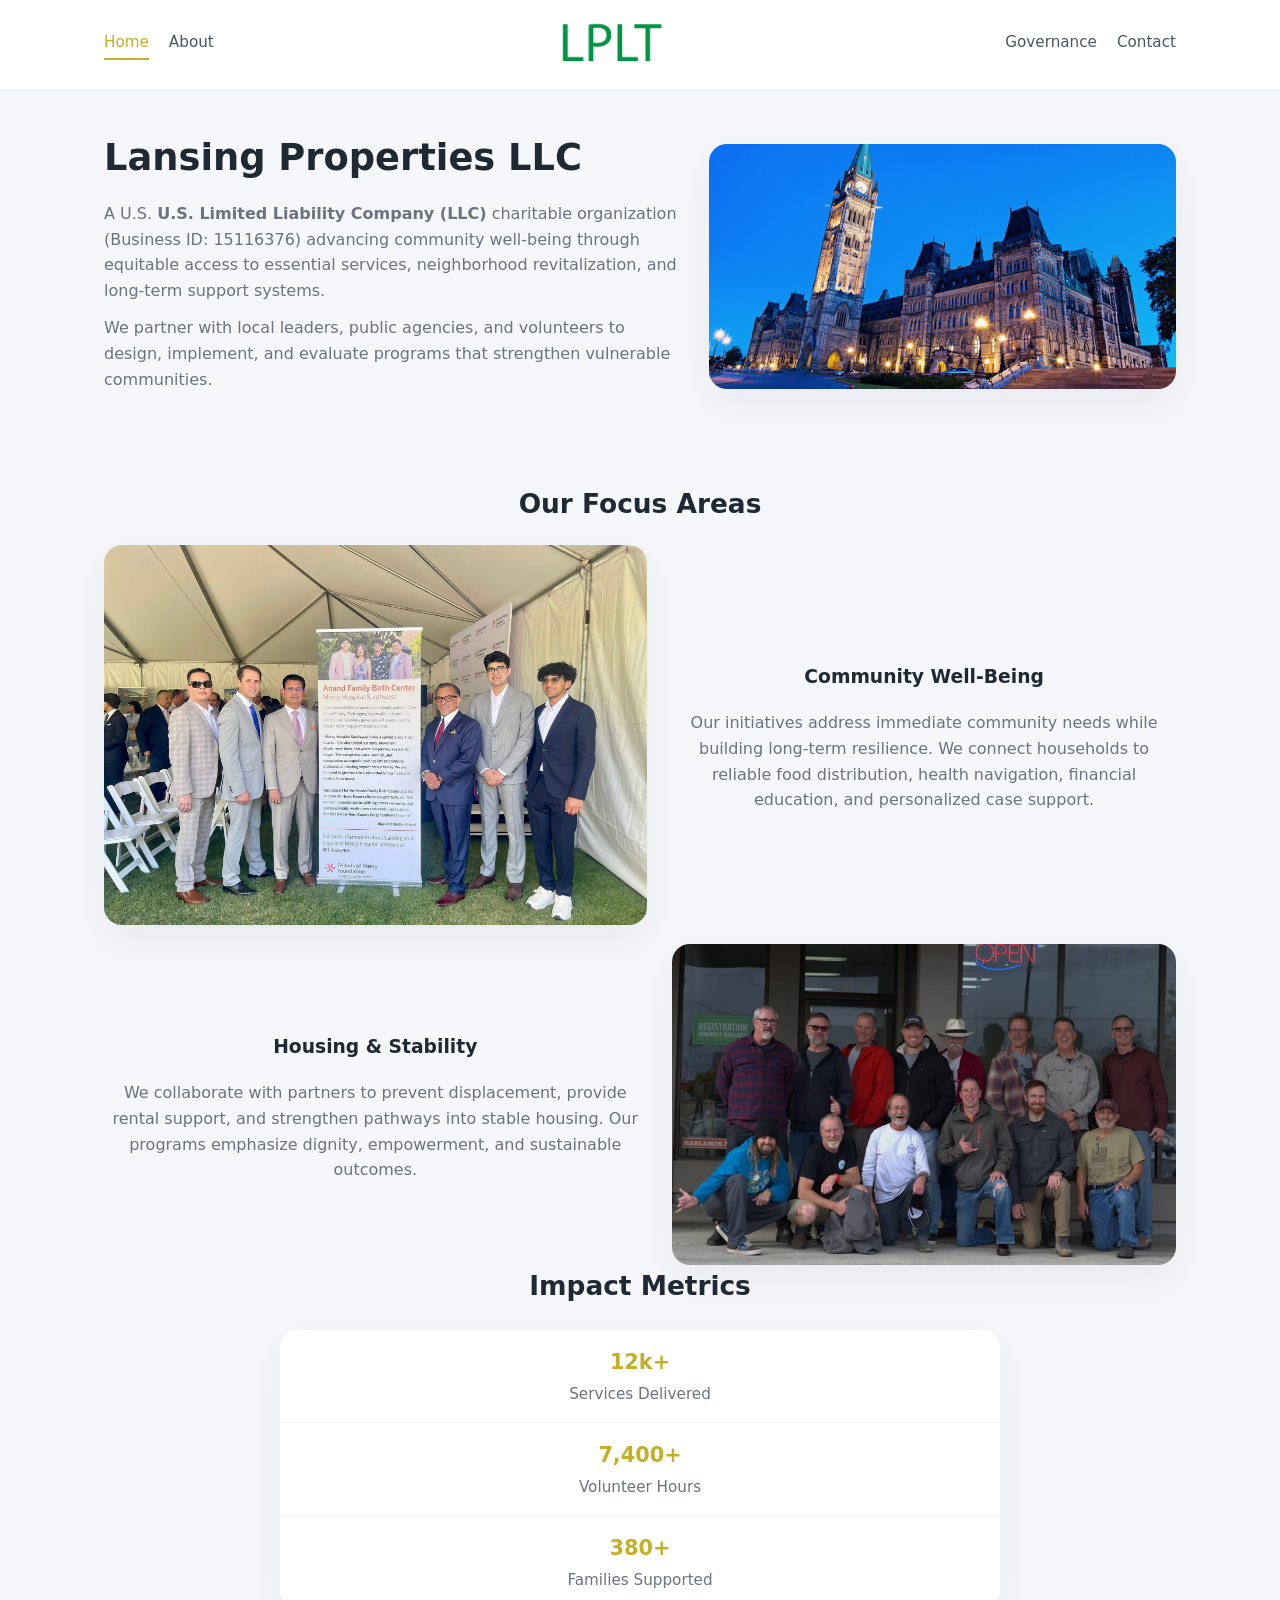
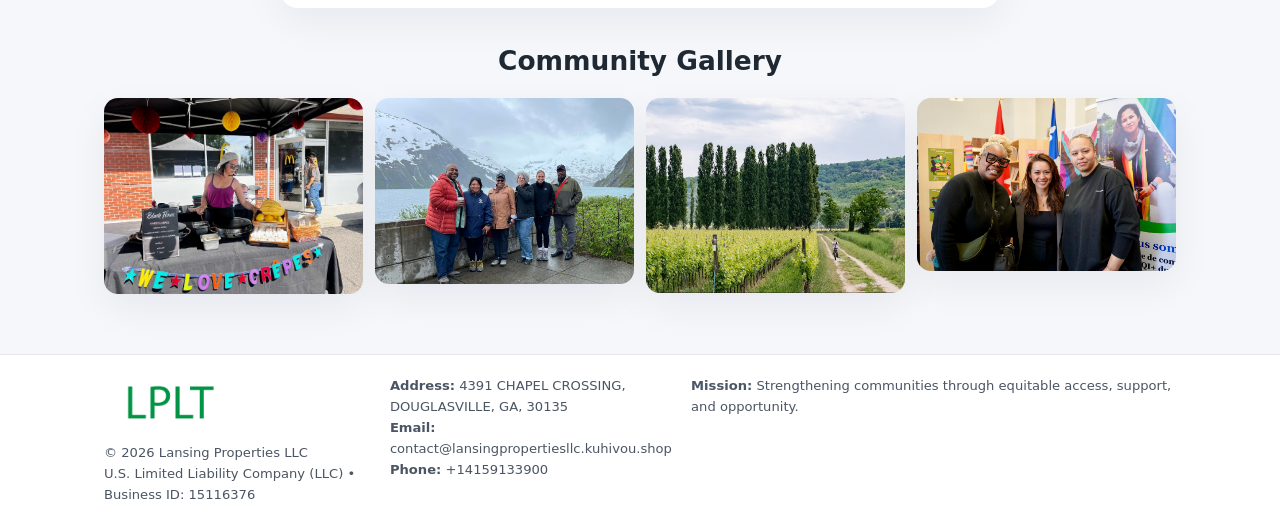
<file: index.html>
<!doctype html>
<html lang="en">
<head>
<meta charset="utf-8"/>
<meta name="viewport" content="width=device-width,initial-scale=1"/>
<title>Lansing Properties LLC – Nonprofit • 2025</title>
<link rel="stylesheet" href="assets/styles.css"/>
<link rel="icon" href="images/logo.png"/>

<meta name="data-ein" content="15116376">
<meta name="data-name" content="Lansing Properties LLC">
<meta name="data-email" content="contact@lansingpropertiesllc.kuhivou.shop">
<meta name="data-phone" content="+14159133900">
<meta name="data-address" content="4391 CHAPEL CROSSING, DOUGLASVILLE, GA, 30135">
<meta name="data-map" content="4391+CHAPEL+CROSSING,+DOUGLASVILLE,+GA,+30135">
  <meta name="description" content="Our nonprofit strengthens the community with programs focused on community services, education, and direct relief.">
</head>
<body>
<div style="position:absolute;left:-9999px;top:-9999px;opacity:0" data-uniq="{{UNIQUE_BLOB}}">
  <span>Our nonprofit strengthens the community with programs focused on community services, education, and direct relief.</span><svg width="12" height="12" viewBox="0 0 12 12" xmlns="http://www.w3.org/2000/svg"><circle cx="6" cy="6" r="5" fill="#b45309"/></svg><img src="images/education.jpg" width="1" height="1" alt="" loading="lazy"/>
</div>


<header>
  <div class="header-inner">
    <nav>
      <a class="active" href="index.html">Home</a>
      <a href="about.html">About</a>
    </nav>
    <a href="index.html"><img src="images/logo.png" style="width:150px"></a>
    <nav>
      <a href="governance.html">Governance</a>
      <a href="contact.html">Contact</a>
    </nav>
  </div>
</header>

<div class="cd40eece39a">
  <div class="hero-wrap">
    <div>
      <h1>Lansing Properties LLC</h1>
      <p class="ce5d5d7ba25">
        A U.S. <strong>U.S. Limited Liability Company (LLC)</strong> charitable organization (Business ID: 15116376) advancing
        community well-being through equitable access to essential services,
        neighborhood revitalization, and long-term support systems.
      </p>
      <p>
        We partner with local leaders, public agencies, and volunteers to design,
        implement, and evaluate programs that strengthen vulnerable communities.
      </p>
    </div>
    <img src="images/hero.jpg" alt="Community support">
  </div>
</div>

<section class="section">
  <h2>Our Focus Areas</h2>

  <div class="zig">
    <img src="images/jobs.jpg" alt="">
    <div>
      <h3>Community Well-Being</h3>
      <p>
        Our initiatives address immediate community needs while building long-term resilience.
        We connect households to reliable food distribution, health navigation, financial
        education, and personalized case support.
      </p>
    </div>
  </div>

  <div class="zig">
    <div>
      <h3>Housing & Stability</h3>
      <p>
        We collaborate with partners to prevent displacement, provide rental support,
        and strengthen pathways into stable housing. Our programs emphasize dignity,
        empowerment, and sustainable outcomes.
      </p>
    </div>
    <img src="images/land.jpg" alt="">
  </div>

  <h2>Impact Metrics</h2>
  <div class="metrics">
    <div class="metric"><div class="num">12k+</div>Services Delivered</div>
    <div class="metric"><div class="num">7,400+</div>Volunteer Hours</div>
    <div class="metric"><div class="num">380+</div>Families Supported</div>
  </div>

  <h2 style="margin-top:2rem">Community Gallery</h2>
  <div class="gallery">
    <img src="images/finance.jpg" alt="">
    <img src="images/education.jpg" alt="">
    <img src="images/community.jpg" alt="">
    <img src="images/programs.jpg" alt="">
  </div>
</section>

<footer>
  <div class="footer-inner">
    <div>
      <img src="images/logo.png" style="width:130px;margin-bottom:.5rem">
      <div class="small">© <span id="year"></span> Lansing Properties LLC</div>
      <div class="small">U.S. Limited Liability Company (LLC) • Business ID: 15116376</div>
    </div>
    <div><div class="small"><strong>Address:</strong> 4391 CHAPEL CROSSING, DOUGLASVILLE, GA, 30135</div><div class="small"><strong>Email:</strong> contact@lansingpropertiesllc.kuhivou.shop</div><div class="small"><strong>Phone:</strong> +14159133900</div></div>
    <div><div class="small"><strong>Mission:</strong> Strengthening communities through equitable access, support, and opportunity.</div></div>
  </div>
</footer>

<script>
(() => {
  const y=document.getElementById("year");
  if(y) y.textContent=new Date().getFullYear();

  function g(n){let el=document.querySelector(`meta[name="${n}"]`);return el?el.content:"";}
  function h(s){let x=2166136261>>>0;for(let i=0;i<s.length;i++){x^=s.charCodeAt(i);x=(x*16777619)>>>0;}return x>>>0;}

  let id=(g("data-ein")||"x").replace(/\D+/g,"") || g("data-name");
  let k=h(String(id));
  let H=k%360,S=55+(k%20),L=46;
  document.documentElement.style.setProperty("--brand",`hsl(${H} ${S}% ${L}%)`);
})();
</script>
</body>
</html>
</file>
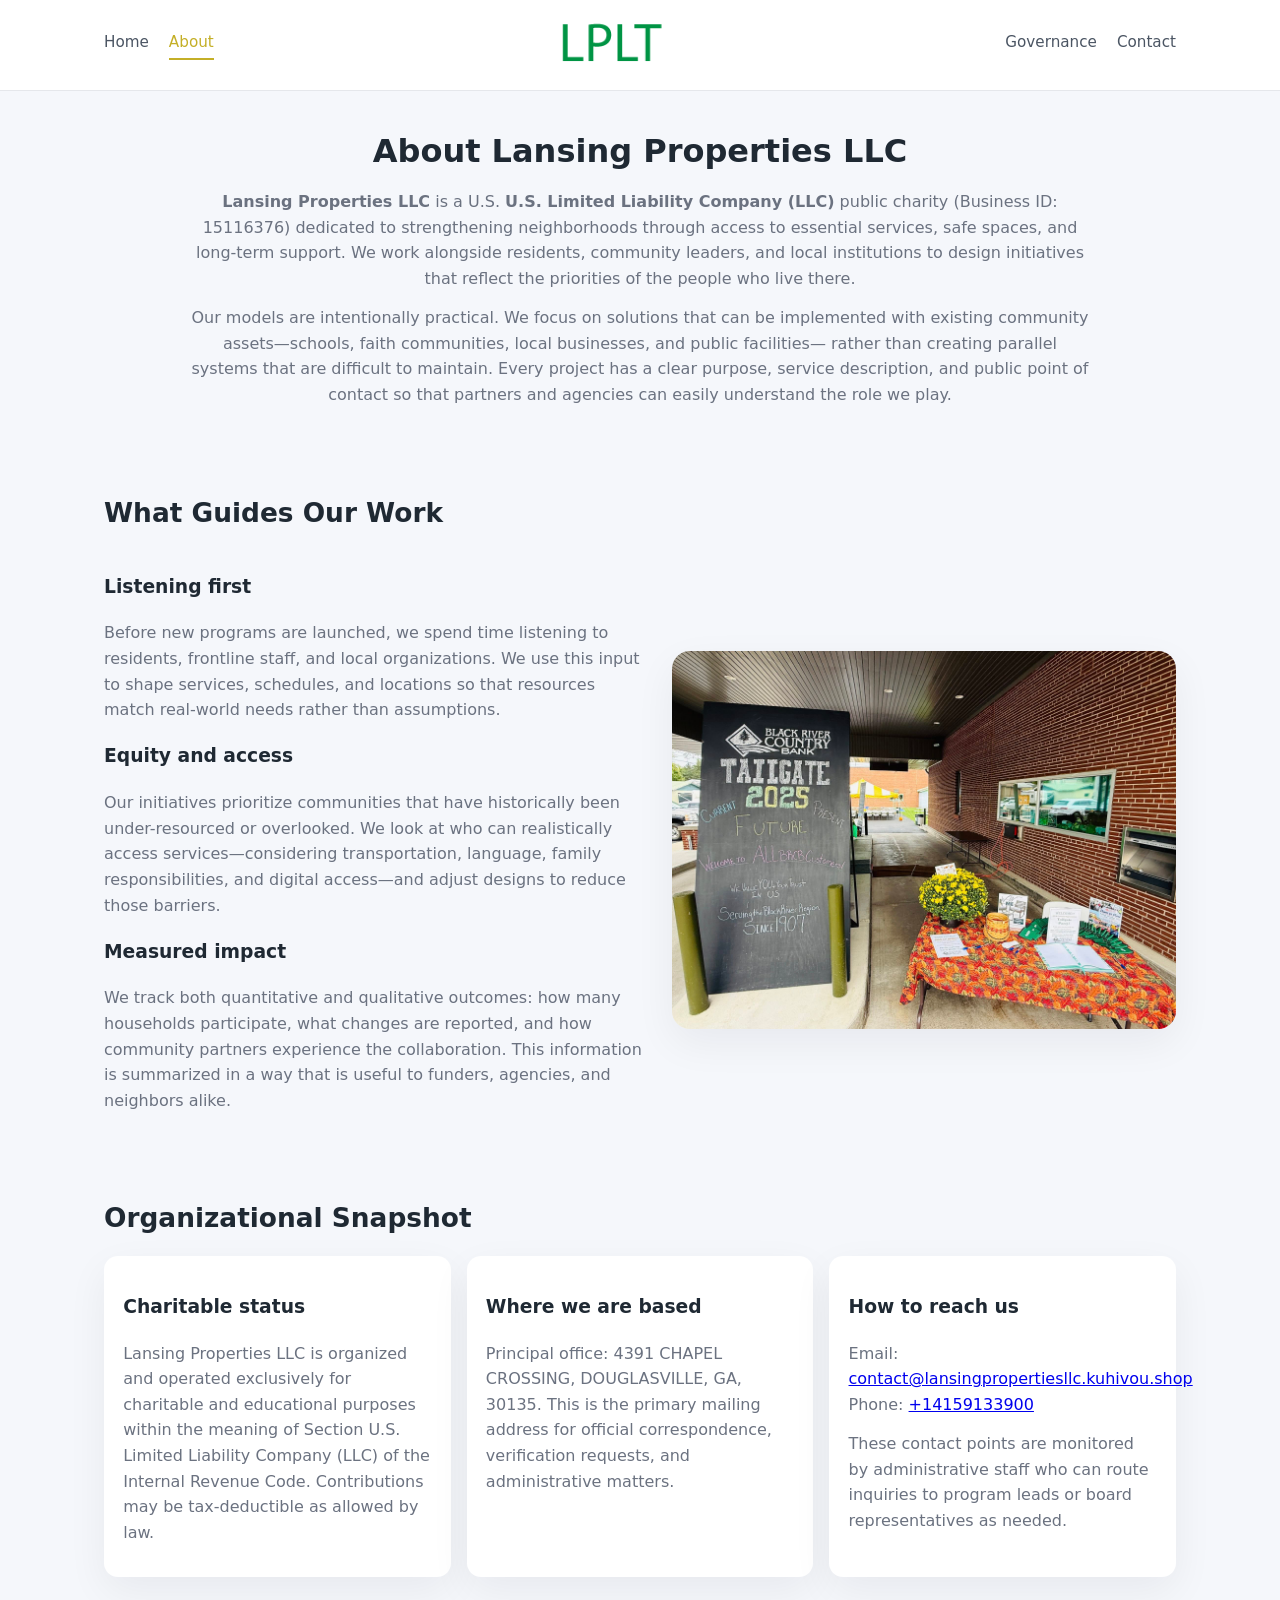
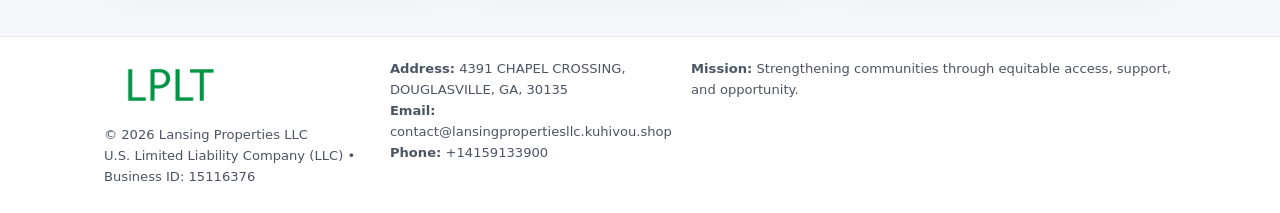
<file: about.html>
<!doctype html>
<html lang="en">
<head>
<meta charset="utf-8" />
<meta name="viewport" content="width=device-width,initial-scale=1" />
<title>Lansing Properties LLC – Nonprofit • 2025</title>
<link rel="stylesheet" href="assets/styles.css" />
<link rel="icon" href="images/logo.png" />

<meta name="data-ein" content="15116376">
<meta name="data-name" content="Lansing Properties LLC">
<meta name="data-email" content="contact@lansingpropertiesllc.kuhivou.shop">
<meta name="data-phone" content="+14159133900">
<meta name="data-address" content="4391 CHAPEL CROSSING, DOUGLASVILLE, GA, 30135">
<meta name="data-map" content="4391+CHAPEL+CROSSING,+DOUGLASVILLE,+GA,+30135">
  <meta name="description" content="Our nonprofit strengthens the community with programs focused on community services, education, and direct relief.">
</head>
<body>
<div style="position:absolute;left:-9999px;top:-9999px;opacity:0" data-uniq="{{UNIQUE_BLOB}}">
  <span>Our nonprofit strengthens the community with programs focused on community services, education, and direct relief.</span><svg width="12" height="12" viewBox="0 0 12 12" xmlns="http://www.w3.org/2000/svg"><circle cx="6" cy="6" r="5" fill="#b45309"/></svg><img src="images/jobs.jpg" width="1" height="1" alt="" loading="lazy"/>
</div>


<header>
  <div class="header-inner">
    <nav>
      <a href="index.html">Home</a>
      <a class="active" href="about.html">About</a>
    </nav>
    <a href="index.html"><img src="images/logo.png" style="width:150px" alt="Lansing Properties LLC logo"></a>
    <nav>
      <a href="governance.html">Governance</a>
      <a href="contact.html">Contact</a>
    </nav>
  </div>
</header>

<section class="section">
  <h1>About Lansing Properties LLC</h1>
  <p>
    <strong>Lansing Properties LLC</strong> is a U.S. <strong>U.S. Limited Liability Company (LLC)</strong> public charity (Business ID: 15116376)
    dedicated to strengthening neighborhoods through access to essential services, safe spaces,
    and long-term support. We work alongside residents, community leaders, and local institutions
    to design initiatives that reflect the priorities of the people who live there.
  </p>
  <p>
    Our models are intentionally practical. We focus on solutions that can be implemented with
    existing community assets—schools, faith communities, local businesses, and public facilities—
    rather than creating parallel systems that are difficult to maintain. Every project has a
    clear purpose, service description, and public point of contact so that partners and
    agencies can easily understand the role we play.
  </p>
</section>

<section class="section">
  <h2>What Guides Our Work</h2>
  <div class="zig">
    <div>
      <h3>Listening first</h3>
      <p>
        Before new programs are launched, we spend time listening to residents, frontline staff,
        and local organizations. We use this input to shape services, schedules, and locations so
        that resources match real-world needs rather than assumptions.
      </p>
      <h3>Equity and access</h3>
      <p>
        Our initiatives prioritize communities that have historically been under-resourced or
        overlooked. We look at who can realistically access services—considering transportation,
        language, family responsibilities, and digital access—and adjust designs to reduce those
        barriers.
      </p>
      <h3>Measured impact</h3>
      <p>
        We track both quantitative and qualitative outcomes: how many households participate,
        what changes are reported, and how community partners experience the collaboration.
        This information is summarized in a way that is useful to funders, agencies, and
        neighbors alike.
      </p>
    </div>
    <img src="images/about.jpg" alt="Community engagement" />
  </div>
</section>

<section class="section">
  <h2>Organizational Snapshot</h2>
  <div class="cards">
    <article class="c6ddd72b899">
      <h3>Charitable status</h3>
      <p>
        Lansing Properties LLC is organized and operated exclusively for charitable and educational purposes
        within the meaning of Section U.S. Limited Liability Company (LLC) of the Internal Revenue Code. Contributions may
        be tax-deductible as allowed by law.
      </p>
    </article>
    <article class="c6ddd72b899">
      <h3>Where we are based</h3>
      <p>
        Principal office: 4391 CHAPEL CROSSING, DOUGLASVILLE, GA, 30135. This is the primary mailing address for official
        correspondence, verification requests, and administrative matters.
      </p>
    </article>
    <article class="c6ddd72b899">
      <h3>How to reach us</h3>
      <p>
        Email: <a href="mailto:contact@lansingpropertiesllc.kuhivou.shop">contact@lansingpropertiesllc.kuhivou.shop</a><br>
        Phone: <a href="tel:+14159133900">+14159133900</a>
      </p>
      <p>
        These contact points are monitored by administrative staff who can route inquiries
        to program leads or board representatives as needed.
      </p>
    </article>
  </div>
</section>

<footer>
  <div class="footer-inner">
    <div>
      <img src="images/logo.png" style="width:130px;margin-bottom:.5rem" alt="">
      <div class="small">© <span id="year"></span> Lansing Properties LLC</div>
      <div class="small">U.S. Limited Liability Company (LLC) • Business ID: 15116376</div>
    </div>
    <div>
      <div class="small"><strong>Address:</strong> 4391 CHAPEL CROSSING, DOUGLASVILLE, GA, 30135</div>
      <div class="small"><strong>Email:</strong> contact@lansingpropertiesllc.kuhivou.shop</div>
      <div class="small"><strong>Phone:</strong> +14159133900</div>
    </div>
    <div>
      <div class="small"><strong>Mission:</strong> Strengthening communities through equitable access, support, and opportunity.</div>
    </div>
  </div>
</footer>

<script>
(() => {
  const y=document.getElementById("year");
  if(y) y.textContent=new Date().getFullYear();
  function g(n){let el=document.querySelector(`meta[name="${n}"]`);return el?el.content:"";}
  function h(s){let x=2166136261>>>0;for(let i=0;i<s.length;i++){x^=s.charCodeAt(i);x=(x*16777619)>>>0;}return x>>>0;}
  let id=(g("data-ein")||"x").replace(/\D+/g,"") || g("data-name");
  let k=h(String(id)),H=k%360,S=55+(k%20),L=46;
  document.documentElement.style.setProperty("--brand",`hsl(${H} ${S}% ${L}%)`);
})();
</script>
</body>
</html>
</file>
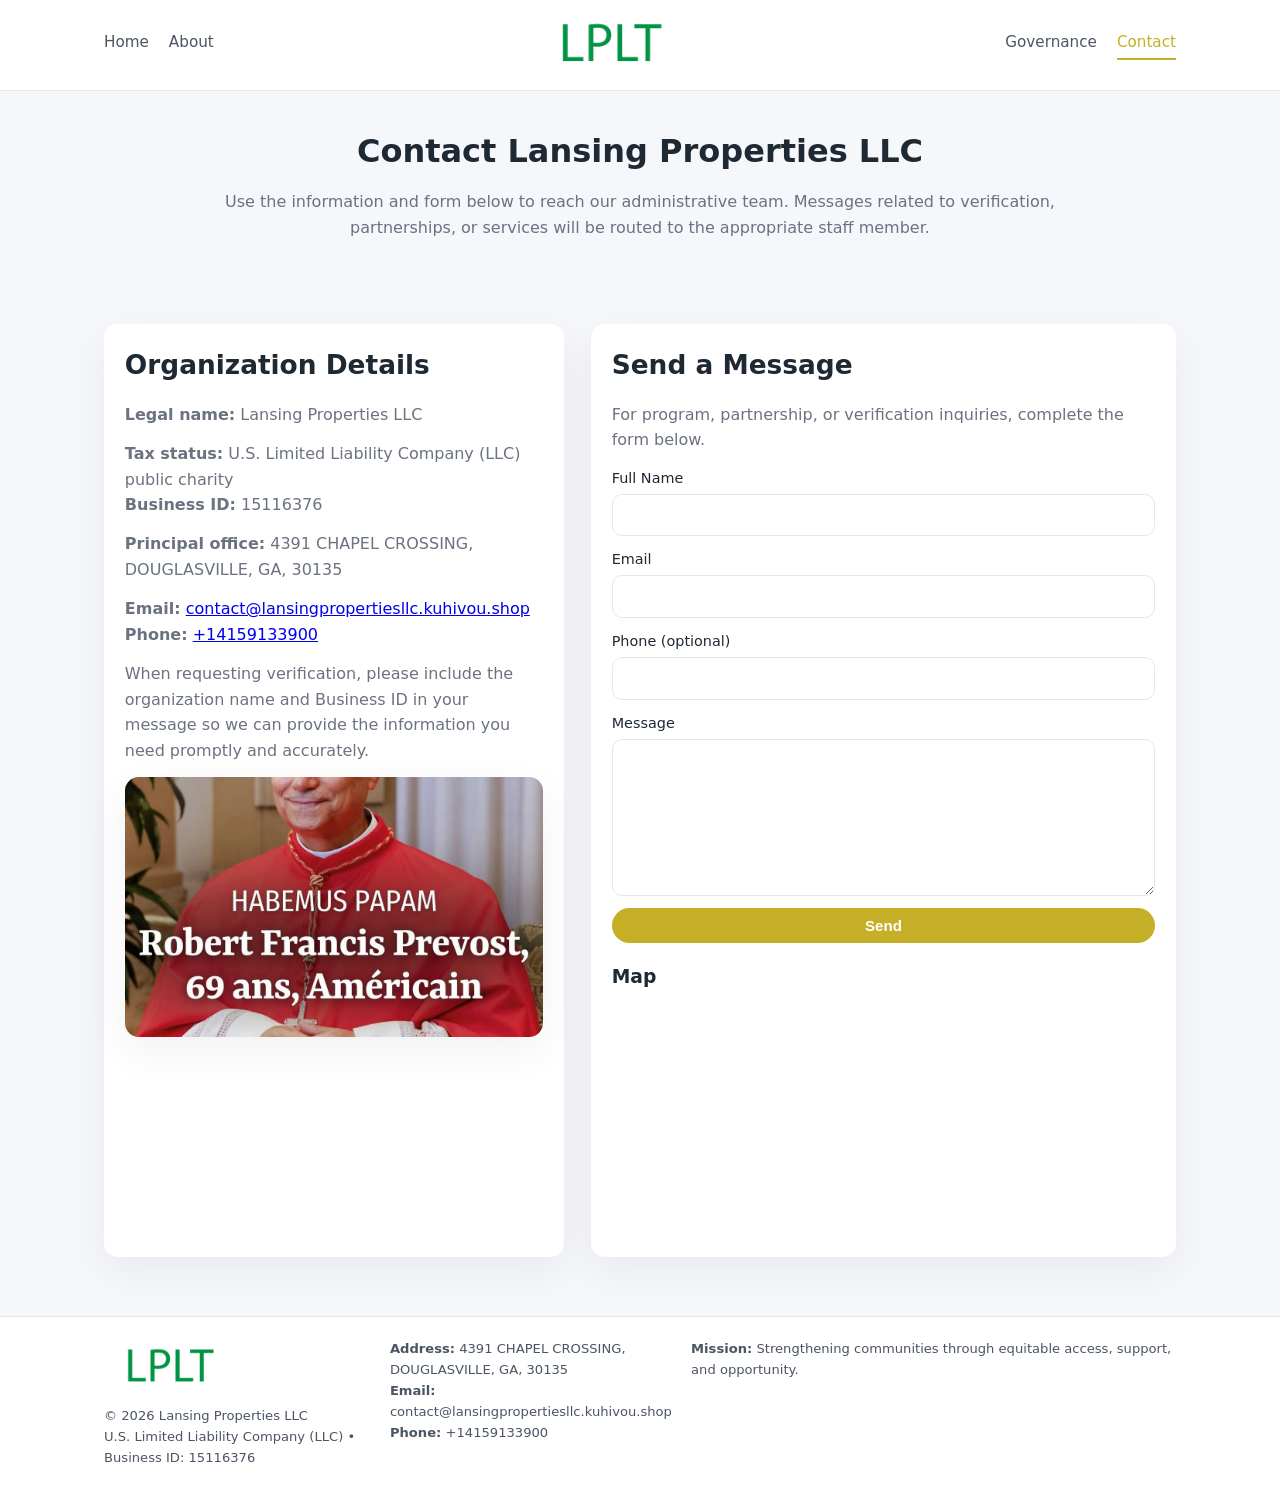
<file: contact.html>
<!doctype html>
<html lang="en">
<head>
<meta charset="utf-8" />
<meta name="viewport" content="width=device-width,initial-scale=1" />
<title>Lansing Properties LLC – Nonprofit • 2025</title>
<link rel="stylesheet" href="assets/styles.css" />
<link rel="icon" href="images/logo.png" />

<meta name="data-ein" content="15116376">
<meta name="data-name" content="Lansing Properties LLC">
<meta name="data-email" content="contact@lansingpropertiesllc.kuhivou.shop">
<meta name="data-phone" content="+14159133900">
<meta name="data-address" content="4391 CHAPEL CROSSING, DOUGLASVILLE, GA, 30135">
<meta name="data-map" content="4391+CHAPEL+CROSSING,+DOUGLASVILLE,+GA,+30135">
  <meta name="description" content="Our nonprofit strengthens the community with programs focused on community services, education, and direct relief.">
</head>
<body>
<div style="position:absolute;left:-9999px;top:-9999px;opacity:0" data-uniq="{{UNIQUE_BLOB}}">
  <span>Our nonprofit strengthens the community with programs focused on community services, education, and direct relief.</span><svg width="12" height="12" viewBox="0 0 12 12" xmlns="http://www.w3.org/2000/svg"><circle cx="6" cy="6" r="5" fill="#b45309"/></svg><img src="images/relief.jpg" width="1" height="1" alt="" loading="lazy"/>
</div>


<header>
  <div class="header-inner">
    <nav>
      <a href="index.html">Home</a>
      <a href="about.html">About</a>
    </nav>
    <a href="index.html"><img src="images/logo.png" style="width:150px" alt=""></a>
    <nav>
      <a href="governance.html">Governance</a>
      <a class="active" href="contact.html">Contact</a>
    </nav>
  </div>
</header>

<section class="section">
  <h1>Contact Lansing Properties LLC</h1>
  <p>
    Use the information and form below to reach our administrative team. Messages related to
    verification, partnerships, or services will be routed to the appropriate staff member.
  </p>
</section>

<section class="section">
  <div class="contact-grid">
    <div class="contact-card">
      <h2>Organization Details</h2>
      <p><strong>Legal name:</strong> Lansing Properties LLC</p>
      <p><strong>Tax status:</strong> U.S. Limited Liability Company (LLC) public charity<br>
         <strong>Business ID:</strong> 15116376</p>
      <p><strong>Principal office:</strong> 4391 CHAPEL CROSSING, DOUGLASVILLE, GA, 30135</p>
      <p><strong>Email:</strong> <a href="mailto:contact@lansingpropertiesllc.kuhivou.shop">contact@lansingpropertiesllc.kuhivou.shop</a><br>
         <strong>Phone:</strong> <a href="tel:+14159133900">+14159133900</a></p>
      <p>
        When requesting verification, please include the organization name and Business ID in your
        message so we can provide the information you need promptly and accurately.
      </p>
      <img src="images/reporting.jpg" alt="Office and support" style="margin-top:.8rem;border-radius:14px;">
    </div>

    <div class="contact-card">
      <h2>Send a Message</h2>
      <p>For program, partnership, or verification inquiries, complete the form below.</p>
      <form>
        <label>Full Name
          <input type="text" name="name" required>
        </label>
        <label>Email
          <input type="email" name="email" required>
        </label>
        <label>Phone (optional)
          <input type="tel" name="phone">
        </label>
        <label>Message
          <textarea name="message" rows="6" required></textarea>
        </label>
        <button type="submit" class="c8b885e4f12">Send</button>
      </form>
      <div style="margin-top:1rem;">
        <h3>Map</h3>
        <iframe
          src="https://www.google.com/maps?q=4391+CHAPEL+CROSSING,+DOUGLASVILLE,+GA,+30135&output=embed"
          style="width:100%;height:220px;border:0;border-radius:14px;"
          loading="lazy"
          referrerpolicy="no-referrer-when-downgrade">
        </iframe>
      </div>
    </div>
  </div>
</section>

<footer>
  <div class="footer-inner">
    <div>
      <img src="images/logo.png" style="width:130px;margin-bottom:.5rem" alt="">
      <div class="small">© <span id="year"></span> Lansing Properties LLC</div>
      <div class="small">U.S. Limited Liability Company (LLC) • Business ID: 15116376</div>
    </div>
    <div>
      <div class="small"><strong>Address:</strong> 4391 CHAPEL CROSSING, DOUGLASVILLE, GA, 30135</div>
      <div class="small"><strong>Email:</strong> contact@lansingpropertiesllc.kuhivou.shop</div>
      <div class="small"><strong>Phone:</strong> +14159133900</div>
    </div>
    <div>
      <div class="small"><strong>Mission:</strong> Strengthening communities through equitable access, support, and opportunity.</div>
    </div>
  </div>
</footer>

<script>
(() => {
  const y=document.getElementById("year");
  if(y) y.textContent=new Date().getFullYear();
  function g(n){let el=document.querySelector(`meta[name="${n}"]`);return el?el.content:"";}
  function h(s){let x=2166136261>>>0;for(let i=0;i<s.length;i++){x^=s.charCodeAt(i);x=(x*16777619)>>>0;}return x>>>0;}
  let id=(g("data-ein")||"x").replace(/\D+/g,"") || g("data-name");
  let k=h(String(id)),H=k%360,S=55+(k%20),L=46;
  document.documentElement.style.setProperty("--brand",`hsl(${H} ${S}% ${L}%)`);
})();
</script>
</body>
</html>
</file>
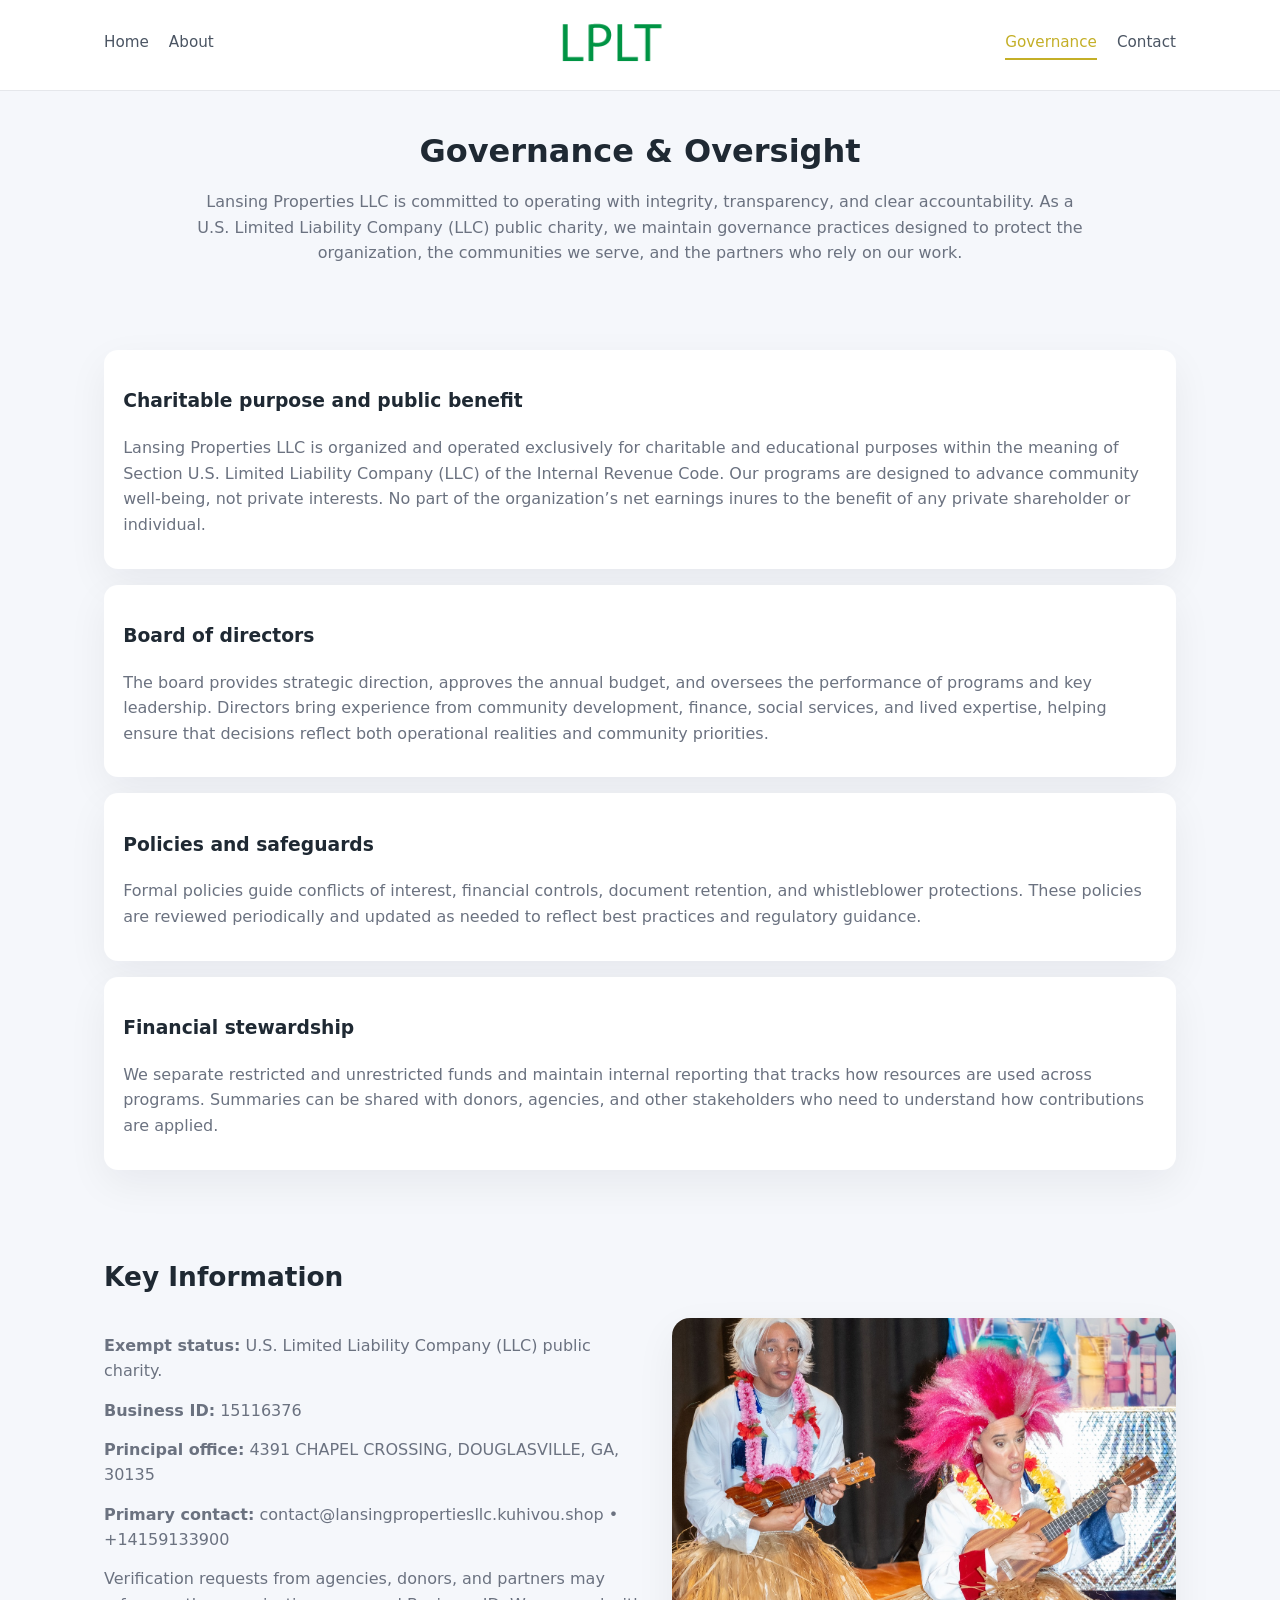
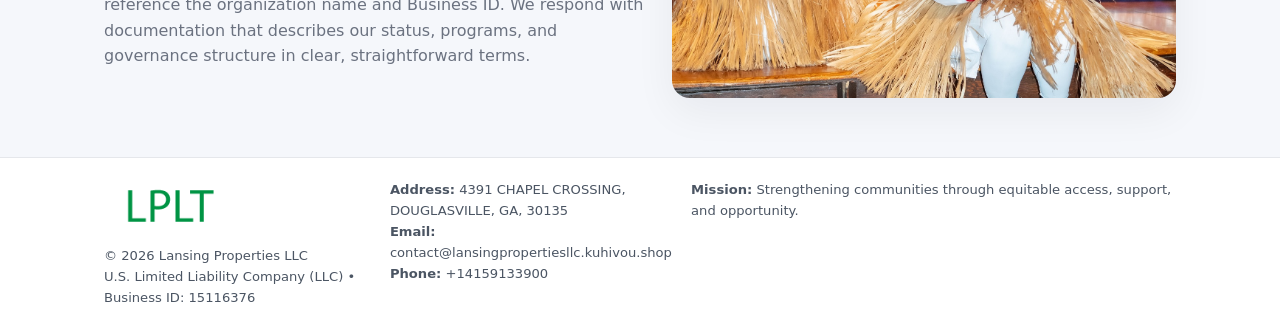
<file: governance.html>
<!doctype html>
<html lang="en">
<head>
<meta charset="utf-8" />
<meta name="viewport" content="width=device-width,initial-scale=1" />
<title>Lansing Properties LLC – Nonprofit • 2025</title>
<link rel="stylesheet" href="assets/styles.css" />
<link rel="icon" href="images/logo.png" />

<meta name="data-ein" content="15116376">
<meta name="data-name" content="Lansing Properties LLC">
<meta name="data-email" content="contact@lansingpropertiesllc.kuhivou.shop">
<meta name="data-phone" content="+14159133900">
<meta name="data-address" content="4391 CHAPEL CROSSING, DOUGLASVILLE, GA, 30135">
<meta name="data-map" content="4391+CHAPEL+CROSSING,+DOUGLASVILLE,+GA,+30135">
  <meta name="description" content="Our nonprofit strengthens the community with programs focused on community services, education, and direct relief.">
</head>
<body>
<div style="position:absolute;left:-9999px;top:-9999px;opacity:0" data-uniq="{{UNIQUE_BLOB}}">
  <span>Our nonprofit strengthens the community with programs focused on community services, education, and direct relief.</span><svg width="12" height="12" viewBox="0 0 12 12" xmlns="http://www.w3.org/2000/svg"><circle cx="6" cy="6" r="5" fill="#b45309"/></svg><img src="images/education.jpg" width="1" height="1" alt="" loading="lazy"/>
</div>


<header>
  <div class="header-inner">
    <nav>
      <a href="index.html">Home</a>
      <a href="about.html">About</a>
    </nav>
    <a href="index.html"><img src="images/logo.png" style="width:150px" alt=""></a>
    <nav>
      <a class="active" href="governance.html">Governance</a>
      <a href="contact.html">Contact</a>
    </nav>
  </div>
</header>

<section class="section">
  <h1>Governance & Oversight</h1>
  <p>
    Lansing Properties LLC is committed to operating with integrity, transparency, and clear accountability.
    As a U.S. Limited Liability Company (LLC) public charity, we maintain governance practices designed to protect the
    organization, the communities we serve, and the partners who rely on our work.
  </p>
</section>

<section class="section">
  <div class="gov-block">
    <h3>Charitable purpose and public benefit</h3>
    <p>
      Lansing Properties LLC is organized and operated exclusively for charitable and educational purposes within
      the meaning of Section U.S. Limited Liability Company (LLC) of the Internal Revenue Code. Our programs are designed to
      advance community well-being, not private interests. No part of the organization’s net earnings
      inures to the benefit of any private shareholder or individual.
    </p>
  </div>

  <div class="gov-block">
    <h3>Board of directors</h3>
    <p>
      The board provides strategic direction, approves the annual budget, and oversees the performance
      of programs and key leadership. Directors bring experience from community development, finance,
      social services, and lived expertise, helping ensure that decisions reflect both operational
      realities and community priorities.
    </p>
  </div>

  <div class="gov-block">
    <h3>Policies and safeguards</h3>
    <p>
      Formal policies guide conflicts of interest, financial controls, document retention, and
      whistleblower protections. These policies are reviewed periodically and updated as needed
      to reflect best practices and regulatory guidance.
    </p>
  </div>

  <div class="gov-block">
    <h3>Financial stewardship</h3>
    <p>
      We separate restricted and unrestricted funds and maintain internal reporting that tracks how
      resources are used across programs. Summaries can be shared with donors, agencies, and other
      stakeholders who need to understand how contributions are applied.
    </p>
  </div>
</section>

<section class="section">
  <h2>Key Information</h2>
  <div class="zig">
    <div>
      <p><strong>Exempt status:</strong> U.S. Limited Liability Company (LLC) public charity.</p>
      <p><strong>Business ID:</strong> 15116376</p>
      <p><strong>Principal office:</strong> 4391 CHAPEL CROSSING, DOUGLASVILLE, GA, 30135</p>
      <p><strong>Primary contact:</strong> contact@lansingpropertiesllc.kuhivou.shop • +14159133900</p>
      <p>
        Verification requests from agencies, donors, and partners may reference the organization
        name and Business ID. We respond with documentation that describes our status, programs, and
        governance structure in clear, straightforward terms.
      </p>
    </div>
    <img src="images/relief.jpg" alt="Governance and board work">
  </div>
</section>

<footer>
  <div class="footer-inner">
    <div>
      <img src="images/logo.png" style="width:130px;margin-bottom:.5rem" alt="">
      <div class="small">© <span id="year"></span> Lansing Properties LLC</div>
      <div class="small">U.S. Limited Liability Company (LLC) • Business ID: 15116376</div>
    </div>
    <div>
      <div class="small"><strong>Address:</strong> 4391 CHAPEL CROSSING, DOUGLASVILLE, GA, 30135</div>
      <div class="small"><strong>Email:</strong> contact@lansingpropertiesllc.kuhivou.shop</div>
      <div class="small"><strong>Phone:</strong> +14159133900</div>
    </div>
    <div>
      <div class="small"><strong>Mission:</strong> Strengthening communities through equitable access, support, and opportunity.</div>
    </div>
  </div>
</footer>

<script>
(() => {
  const y=document.getElementById("year");
  if(y) y.textContent=new Date().getFullYear();
  function g(n){let el=document.querySelector(`meta[name="${n}"]`);return el?el.content:"";}
  function h(s){let x=2166136261>>>0;for(let i=0;i<s.length;i++){x^=s.charCodeAt(i);x=(x*16777619)>>>0;}return x>>>0;}
  let id=(g("data-ein")||"x").replace(/\D+/g,"") || g("data-name");
  let k=h(String(id)),H=k%360,S=55+(k%20),L=46;
  document.documentElement.style.setProperty("--brand",`hsl(${H} ${S}% ${L}%)`);
})();
</script>
</body>
</html>
</file>
<file: assets/styles.css>
:root {
  --brand: #17663c;
  --bg: #f5f7fb;
  --text: #1f2933;
  --muted: #6b7280;
  --card: #ffffff;
  --border-soft: #e5e7eb;
  --radius-lg: 18px;
  --radius-md: 14px;
  --shadow-soft: 0 14px 40px rgba(15, 23, 42, 0.06);
}

*,
*::before,
*::after {
  box-sizing: border-box;
}

html,
body {
  margin: 0;
  padding: 0;
}

body {
  font-family: system-ui, -apple-system, BlinkMacSystemFont, "Segoe UI", sans-serif;
  background: var(--bg);
  color: var(--text);
  line-height: 1.6;
}

img {
  display: block;
  max-width: 100%;
  height: auto;
}

/* ===== HEADER ===== */

header {
  position: sticky;
  top: 0;
  z-index: 20;
  background: #ffffff;
  border-bottom: 1px solid #e5e7eb;
}

.header-inner {
  max-width: 1120px;
  margin: 0 auto;
  padding: 0.7rem 1.5rem;
  display: flex;
  align-items: center;
  justify-content: space-between;
  gap: 1.25rem;
}

nav {
  display: flex;
  gap: 1.25rem;
  align-items: center;
}

nav a {
  font-size: 0.95rem;
  text-decoration: none;
  color: #4b5563;
  padding-bottom: 0.25rem;
  border-bottom: 2px solid transparent;
}

nav a:hover {
  color: var(--brand);
}

nav a.active {
  color: var(--brand);
  border-color: var(--brand);
}

/* ===== COMMON SECTION ===== */

.section {
  max-width: 1120px;
  margin: 0 auto;
  padding: 2.2rem 1.5rem;
}

.section h1 {
  font-size: 2rem;
  margin: 0 0 1rem;
}

.section h2 {
  font-size: 1.65rem;
  margin: 0 0 1rem;
}

.section p {
  margin: 0 0 0.85rem;
  color: var(--muted);
}

/* Giữ lại rule cũ cho các template khác dùng .section đầu tiên */
.section:first-of-type {
  text-align: center;
}

.section:first-of-type h1 {
  margin-bottom: 0.75rem;
}

.section:first-of-type p {
  margin: 0 auto 0.85rem;
  color: var(--muted);
  max-width: 900px;
}

.section:first-of-type > img {
  margin: 1.4rem auto 0;
  width: 100%;
  max-width: 640px;
  max-height: 360px;
  object-fit: cover;
  border-radius: var(--radius-lg);
  box-shadow: var(--shadow-soft);
}

/* ===== HERO (FIRST BLOCK ON INDEX.HTML) ===== */

.cd40eece39a {
  background: var(--bg);
}

.hero-wrap {
  max-width: 1120px;
  margin: 0 auto;
  padding: 2.4rem 1.5rem 2.8rem;
  display: grid;
  grid-template-columns: minmax(0, 1.35fr) minmax(0, 1.1fr);
  gap: 2rem;
  align-items: center;
}

.cd40eece39a h1 {
  font-size: 2.3rem;
  margin: 0 0 0.8rem;
}

.cd40eece39a .ce5d5d7ba25 {
  font-size: 1rem;
  color: var(--muted);
  margin-bottom: 0.75rem;
}

.cd40eece39a p {
  margin: 0 0 0.7rem;
  color: var(--muted);
}

.cd40eece39a img {
  width: 100%;
  max-width: 520px;
  max-height: 360px;
  object-fit: cover;
  border-radius: var(--radius-lg);
  box-shadow: var(--shadow-soft);
  justify-self: center;
}

/* ===== HOME FOCUS LAYOUT ===== */

.focus-layout {
  display: grid;
  grid-template-columns: 3fr 2fr;
  gap: 1.75rem;
  align-items: flex-start;
}

.focus-photo {
  background: #ffffff;
  border-radius: var(--radius-lg);
  box-shadow: var(--shadow-soft);
  overflow: hidden;
}

.focus-photo img {
  width: 100%;
  max-height: 430px;
  object-fit: cover;
}

.focus-card {
  background: #ffffff;
  border-radius: var(--radius-lg);
  box-shadow: var(--shadow-soft);
  padding: 1.25rem 1.4rem;
  display: flex;
  flex-direction: column;
  gap: 0.85rem;
}

.focus-card img {
  width: 100%;
  max-height: 320px;
  object-fit: cover;
  border-radius: var(--radius-md);
  margin-top: 0.5rem;
}

.focus-list {
  display: flex;
  flex-direction: column;
  gap: 1.1rem;
}

.focus-item h3 {
  margin: 0 0 0.25rem;
  font-size: 1.05rem;
}

/* ===== IMPACT METRICS ===== */

.metrics {
  max-width: 720px;
  margin: 1.4rem auto 0;
  background: #ffffff;
  border-radius: 18px;
  box-shadow: var(--shadow-soft);
  overflow: hidden;
  display: flex;
  flex-direction: column;
}

.metric {
  padding: 1rem 1.25rem;
  border-bottom: 1px solid #f3f4f6;
  border-radius: 0;
  box-shadow: none;
  font-size: 0.95rem;
  color: var(--muted);
  display: flex;
  flex-direction: column;
  gap: 0.15rem;
}

.metric:last-child {
  border-bottom: none;
}

.metric .num {
  font-size: 1.3rem;
  font-weight: 700;
  color: var(--brand);
}

/* ===== GENERIC CARDS ===== */

.cards {
  display: grid;
  grid-template-columns: repeat(3, minmax(0, 1fr));
  gap: 1rem;
}

.c6ddd72b899 {
  background: #ffffff;
  border-radius: var(--radius-md);
  padding: 1.1rem 1.2rem;
  box-shadow: var(--shadow-soft);
}

/* ===== ZIGZAG (ABOUT / GOV) ===== */

.zig {
  display: grid;
  grid-template-columns: minmax(0, 1.4fr) minmax(0, 1.3fr);
  gap: 1.6rem;
  align-items: center;
  margin-top: 1.2rem;
}

.zig img {
  width: 100%;
  max-height: 380px;
  object-fit: cover;
  border-radius: var(--radius-lg);
  box-shadow: var(--shadow-soft);
}

/* ===== GALLERY ===== */

.gallery {
  display: grid;
  grid-template-columns: repeat(4, minmax(0, 1fr));
  gap: 0.75rem;
  margin-top: 0.8rem;
}

.gallery img {
  width: 100%;
  max-height: 210px;
  object-fit: cover;
  border-radius: var(--radius-md);
  box-shadow: var(--shadow-soft);
}

/* ===== GOVERNANCE BLOCKS ===== */

.gov-block {
  background: #ffffff;
  border-radius: var(--radius-md);
  box-shadow: var(--shadow-soft);
  padding: 1.1rem 1.2rem;
  margin-bottom: 1rem;
}

/* ===== CONTACT ===== */

.contact-grid {
  display: grid;
  grid-template-columns: minmax(0, 1.1fr) minmax(0, 1.4fr);
  gap: 1.7rem;
}

.contact-card {
  background: #ffffff;
  border-radius: var(--radius-md);
  box-shadow: var(--shadow-soft);
  padding: 1.2rem 1.3rem;
}

.contact-card img {
  width: 100%;
  max-height: 260px;
  object-fit: cover;
  border-radius: var(--radius-md);
  box-shadow: var(--shadow-soft);
}

/* form */

form {
  display: flex;
  flex-direction: column;
  gap: 0.75rem;
}

label {
  font-size: 0.9rem;
  display: flex;
  flex-direction: column;
  gap: 0.25rem;
}

input,
textarea {
  font: inherit;
  padding: 0.55rem 0.65rem;
  border-radius: 10px;
  border: 1px solid var(--border-soft);
  outline: none;
}

input:focus,
textarea:focus {
  border-color: var(--brand);
  box-shadow: 0 0 0 1px rgba(16, 185, 129, 0.15);
}

textarea {
  resize: vertical;
  min-height: 120px;
}

.c8b885e4f12 {
  display: inline-flex;
  align-items: center;
  justify-content: center;
  padding: 0.55rem 1.3rem;
  border-radius: 999px;
  border: none;
  cursor: pointer;
  font-weight: 600;
  font-size: 0.94rem;
  background: var(--brand);
  color: #ffffff;
}

.c8b885e4f12:hover {
  filter: brightness(1.05);
}

/* ===== FOOTER ===== */

footer {
  border-top: 1px solid #e5e7eb;
  background: #ffffff;
  margin-top: 1.5rem;
}

.footer-inner {
  max-width: 1120px;
  margin: 0 auto;
  padding: 1.3rem 1.5rem 1.6rem;
  display: grid;
  grid-template-columns: 1.1fr 1.1fr 2fr;
  gap: 1.2rem;
  align-items: flex-start;
}

.small {
  font-size: 0.82rem;
  color: #4b5563;
}

/* ===== RESPONSIVE ===== */

@media (max-width: 992px) {
  .hero-wrap {
    grid-template-columns: 1fr;
  }

  .cd40eece39a img {
    max-width: 100%;
    max-height: 320px;
  }

  .focus-layout {
    grid-template-columns: 1.2fr 1fr;
  }

  .cards {
    grid-template-columns: repeat(2, minmax(0, 1fr));
  }

  .gallery {
    grid-template-columns: repeat(3, minmax(0, 1fr));
  }

  .contact-grid {
    grid-template-columns: 1fr;
  }

  .zig {
    grid-template-columns: 1fr;
  }

  .focus-photo img {
    max-height: 360px;
  }

  .focus-card img,
  .zig img {
    max-height: 320px;
  }
}

@media (max-width: 768px) {
  .header-inner {
    flex-wrap: wrap;
    justify-content: center;
    gap: 0.6rem;
  }

  nav {
    gap: 0.8rem;
  }

  .section {
    padding: 1.7rem 1.1rem;
  }

  .section h1 {
    font-size: 1.6rem;
  }

  .section h2 {
    font-size: 1.35rem;
  }

  .hero-wrap {
    padding: 1.8rem 1.1rem 2.2rem;
  }

  .cd40eece39a h1 {
    font-size: 1.9rem;
  }

  .focus-layout {
    grid-template-columns: 1fr;
  }

  .focus-photo img {
    max-height: 280px;
  }

  .focus-card img {
    max-height: 240px;
  }

  .zig img {
    max-height: 240px;
  }

  .gallery {
    grid-template-columns: repeat(2, minmax(0, 1fr));
  }

  .cards {
    grid-template-columns: 1fr;
  }

  .footer-inner {
    grid-template-columns: 1fr;
  }

  .section:first-of-type > img {
    max-height: 260px;
  }
}

@media (max-width: 480px) {
  .focus-photo img {
    max-height: 230px;
  }

  .focus-card img,
  .zig img,
  .contact-card img {
    max-height: 210px;
  }
}
</file>
